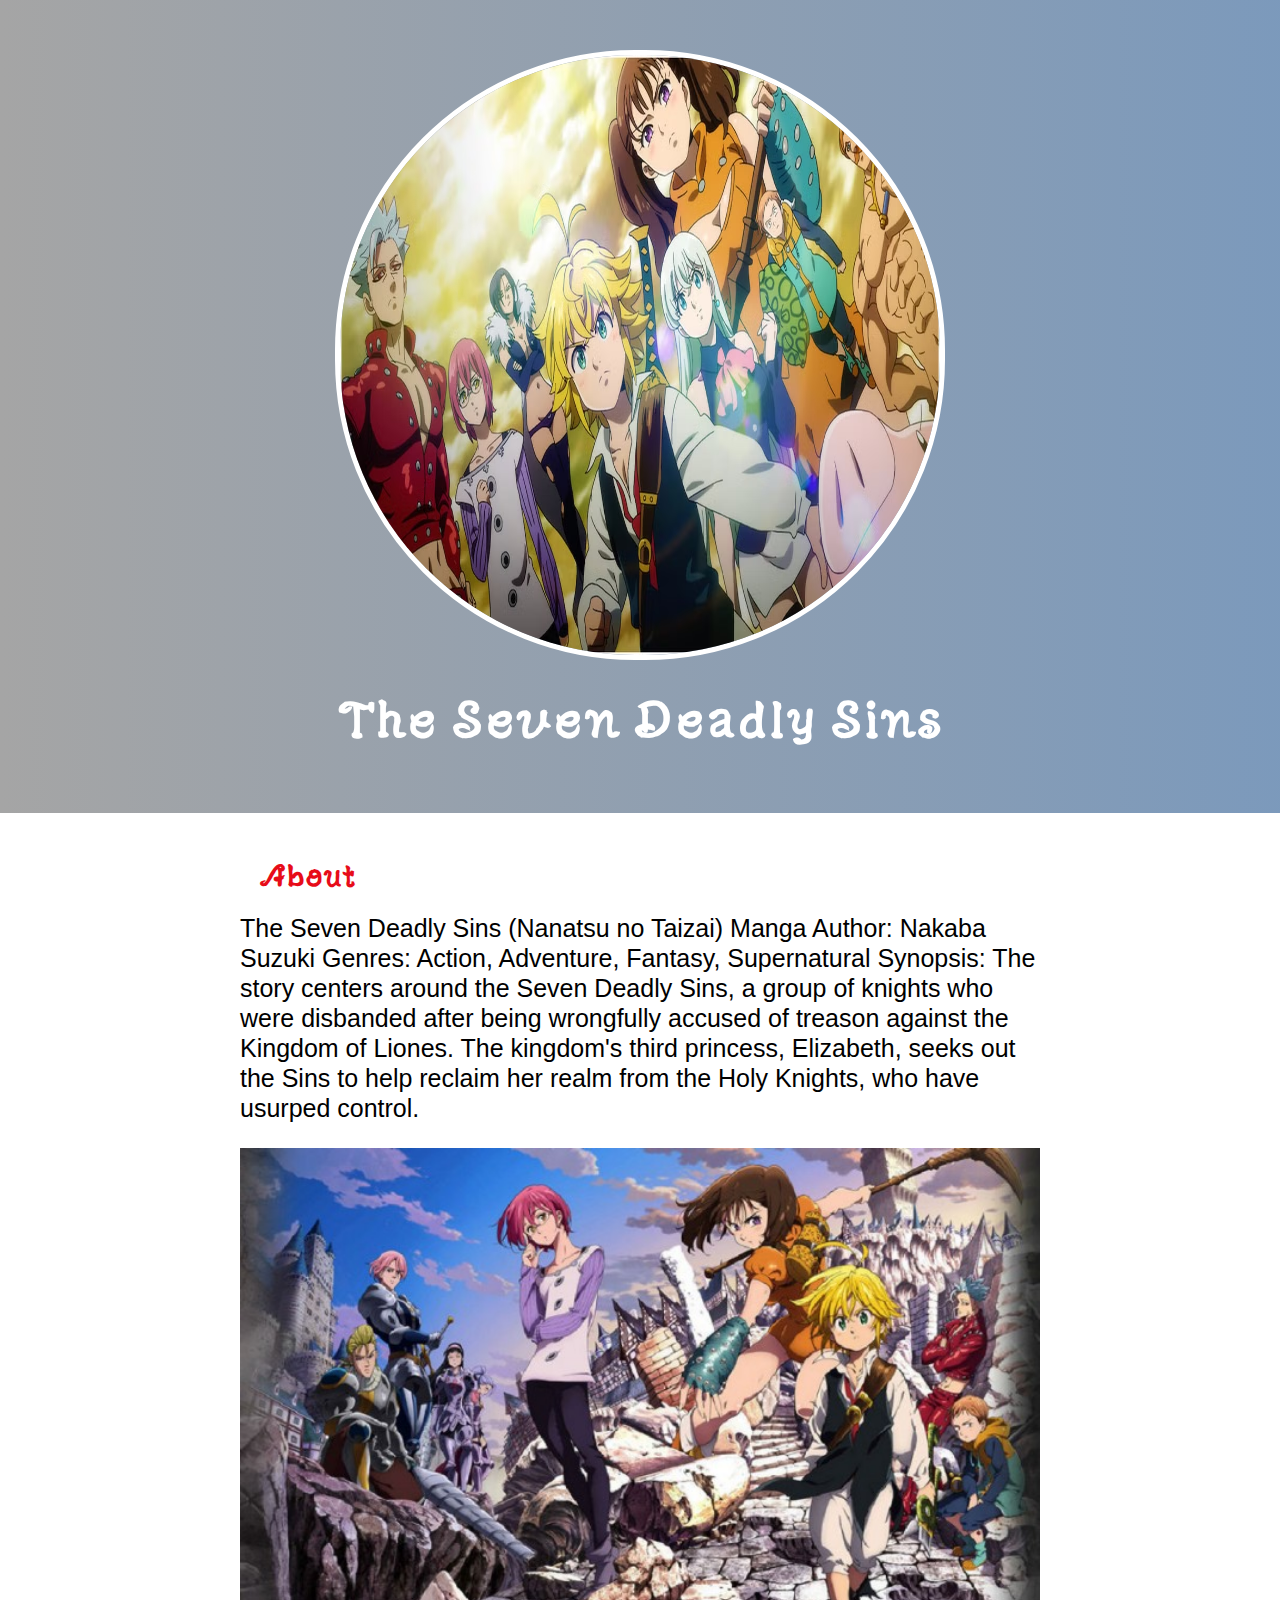
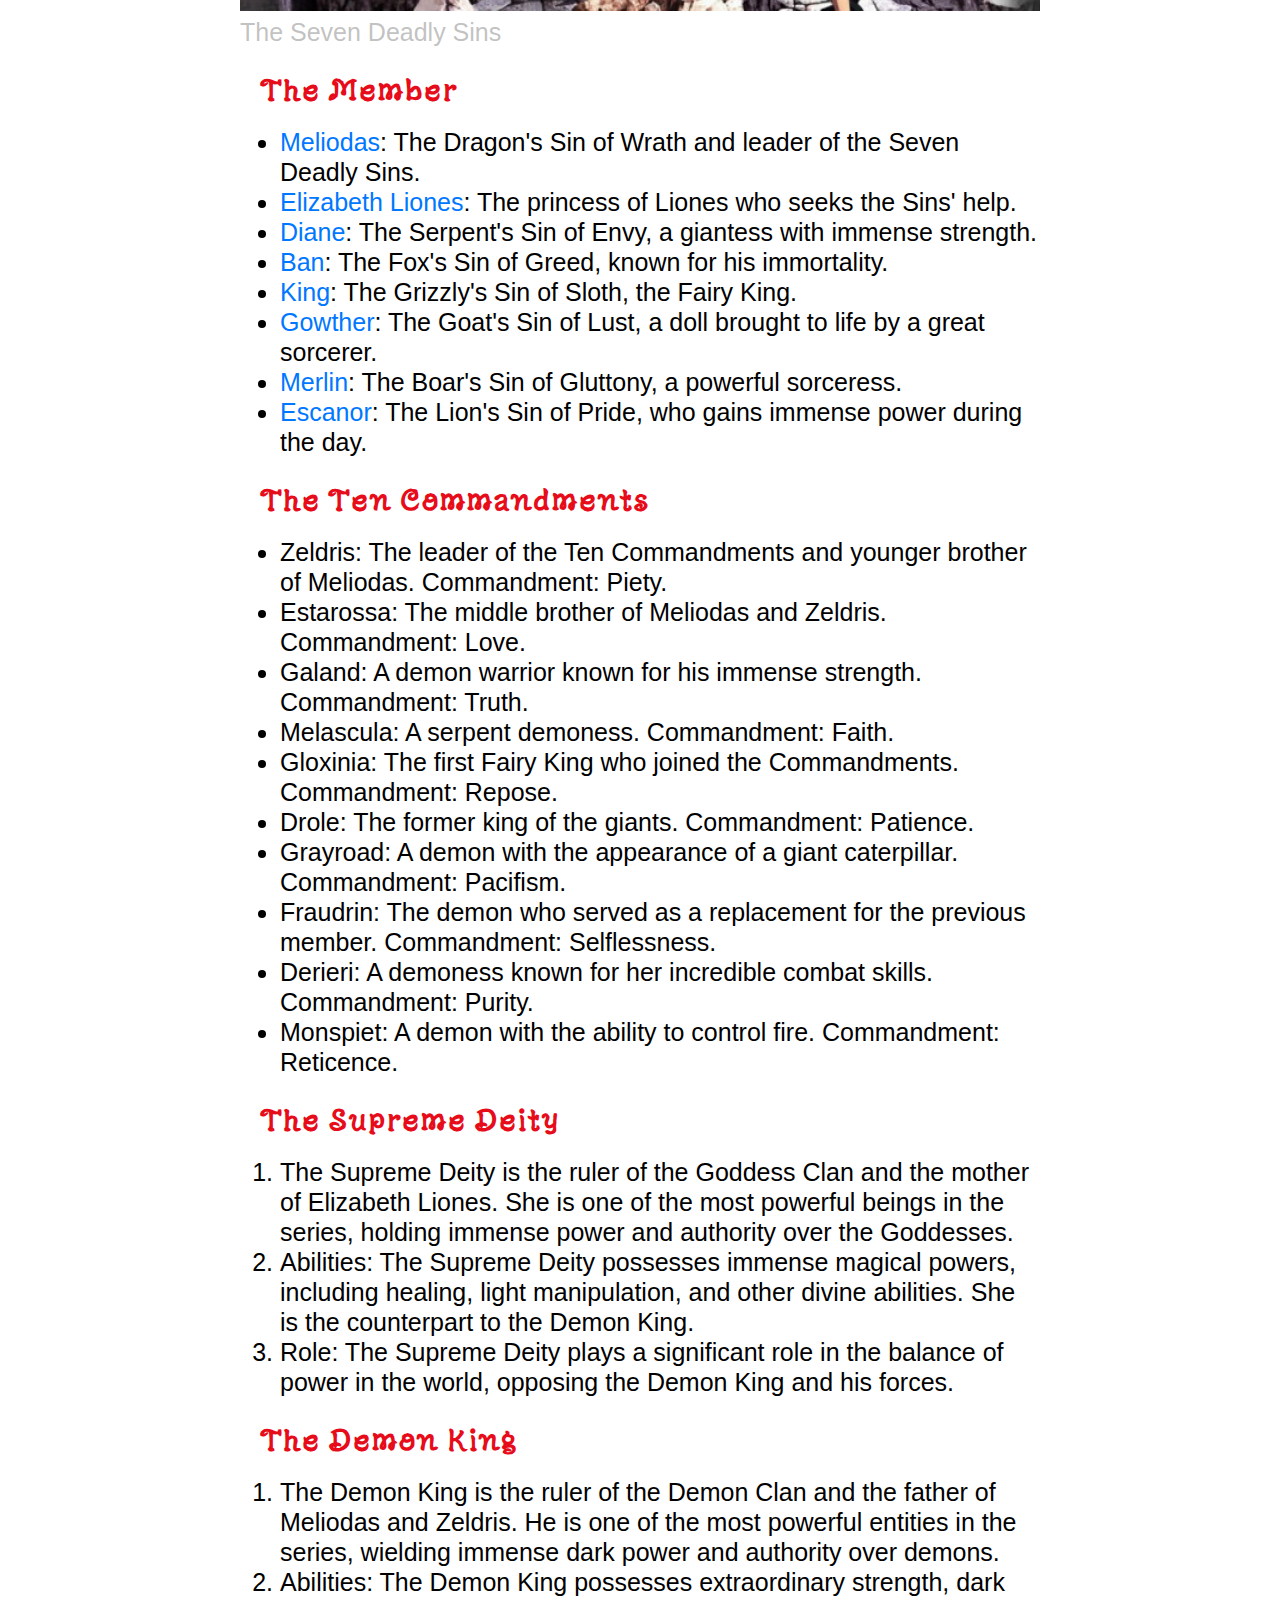
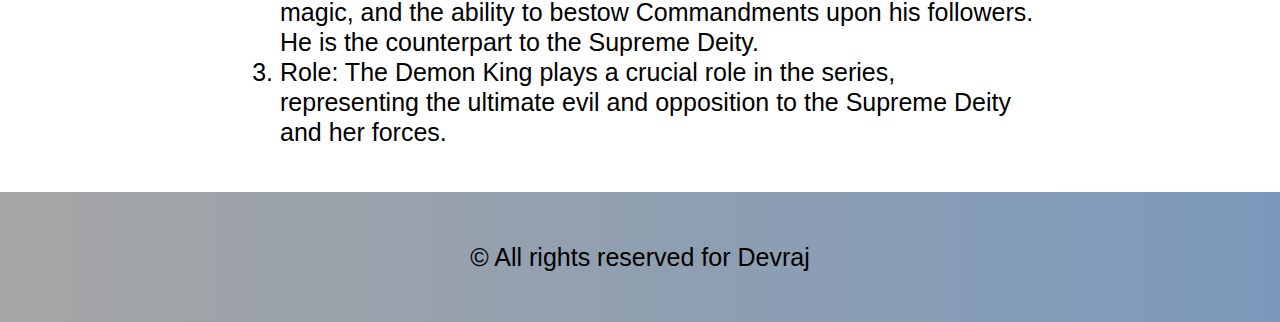
<file: index.html>
<!DOCTYPE html>
<html lang="en">
<head>
    <meta charset="UTF-8">
    <meta name="viewport" content="width=device-width, initial-scale=1.0">
    <title>The Seven Deadly Sins</title>
    <link rel="preconnect" href="https://fonts.googleapis.com">
    <link rel="preconnect" href="https://fonts.googleapis.com">
    <link rel="preconnect" href="https://fonts.gstatic.com" crossorigin>
    <link href="https://fonts.googleapis.com/css2?family=Caveat:wght@400..700&family=Yuji+Mai&display=swap" rel="stylesheet">
    <link rel="icon" href="./The Seven Deadly Sins/Meliodas/1.jpg">
    <link rel="stylesheet" href="./Style/hero.css">
</head>
<body>
    <div>
        <!--Header Element-->
        <header>
            <img src="./Characters/img/Cover Image/Featured-The-Seven-Deadly-Sins-Gang.avif" alt="The Seven Deadly Sins">
            <h1>The Seven Deadly Sins</h1>
        </header>
    </div>
    <div>
        <!--Content-->
        <main>
            <h2>About</h2>
            <p>The Seven Deadly Sins (Nanatsu no Taizai) Manga Author: Nakaba Suzuki Genres: Action, Adventure, Fantasy, 
                Supernatural Synopsis: The story centers around the Seven Deadly Sins, a group of knights who were 
                disbanded after being wrongfully accused of treason against the Kingdom of Liones. The kingdom's third 
                princess, Elizabeth, seeks out the Sins to help reclaim her realm from the Holy Knights, who have usurped 
                control.</p>
                <img src="./Characters/img/Cover Image/Cover.jpg" alt="The Seven Deadly Sins">
            <p class="caption">The Seven Deadly Sins</p>
            <h2>The Member</h2>
            <ul>
                <li><a href="./Characters/The Seven Deadly Sins/Meliodas.html" target="_blank">Meliodas</a>: The Dragon's Sin of Wrath and leader of the Seven Deadly Sins.</li>
                <li><a href="./Characters/The Seven Deadly Sins/Elizabeth.html" target="_blank">Elizabeth Liones</a>: The princess of Liones who seeks the Sins' help.</li>
                <li><a href="./Characters/The Seven Deadly Sins/Diane.html" target="_blank">Diane</a>: The Serpent's Sin of Envy, a giantess with immense strength.</li>
                <li><a href="./Characters/The Seven Deadly Sins/Ban.html" target="_blank">Ban</a>: The Fox's Sin of Greed, known for his immortality.</li>
                <li><a href="./Characters/The Seven Deadly Sins/King.html" target="_blank">King</a>: The Grizzly's Sin of Sloth, the Fairy King.</li>
                <li><a href="./Characters/The Seven Deadly Sins/Gowther.html" target="_blank">Gowther</a>: The Goat's Sin of Lust, a doll brought to life by a great sorcerer.</li>
                <li><a href="./Characters/The Seven Deadly Sins/Merlin.html" target="_blank">Merlin</a>: The Boar's Sin of Gluttony, a powerful sorceress.</li>
                <li><a href="./Characters/The Seven Deadly Sins/Escanor.html" target="_blank">Escanor</a>: The Lion's Sin of Pride, who gains immense power during the day.</li>
            </ul>

            <h2>The Ten Commandments</h2>
            <ul>
                <li>Zeldris: The leader of the Ten Commandments and younger brother of Meliodas. Commandment: Piety.</li>
                <li>Estarossa: The middle brother of Meliodas and Zeldris. Commandment: Love.</li>
                <li>Galand: A demon warrior known for his immense strength. Commandment: Truth.</li>
                <li>Melascula: A serpent demoness. Commandment: Faith.</li>
                <li>Gloxinia: The first Fairy King who joined the Commandments. Commandment: Repose.</li>
                <li>Drole: The former king of the giants. Commandment: Patience.</li>
                <li>Grayroad: A demon with the appearance of a giant caterpillar. Commandment: Pacifism.</li>
                <li>Fraudrin: The demon who served as a replacement for the previous member. Commandment: Selflessness.</li>
                <li>Derieri: A demoness known for her incredible combat skills. Commandment: Purity.</li>
                <li>Monspiet: A demon with the ability to control fire. Commandment: Reticence.</li>
            </ul>

            <h2>The Supreme Deity</h2>
            <ol>
                <li>The Supreme Deity is the ruler of the Goddess Clan and the mother of Elizabeth Liones. She is one of the most powerful beings in the series, holding immense power and authority over the Goddesses.</li>
                <li>Abilities: The Supreme Deity possesses immense magical powers, including healing, light manipulation, and other divine abilities. She is the counterpart to the Demon King.</li>
                <li>Role: The Supreme Deity plays a significant role in the balance of power in the world, opposing the Demon King and his forces.</li>
            </ol>

            <h2>The Demon King</h2>
            <ol>
                <li>The Demon King is the ruler of the Demon Clan and the father of Meliodas and Zeldris. He is one of the most powerful entities in the series, wielding immense dark power and authority over demons.</li>
                <li>Abilities: The Demon King possesses extraordinary strength, dark magic, and the ability to bestow Commandments upon his followers. He is the counterpart to the Supreme Deity.</li>
                <li>Role: The Demon King plays a crucial role in the series, representing the ultimate evil and opposition to the Supreme Deity and her forces.</li>
            </ol>
        </main>
        <footer>
            <p>&copy; All rights reserved for Devraj</p>
        </footer>
    </div>
</body>
</html>
</file>
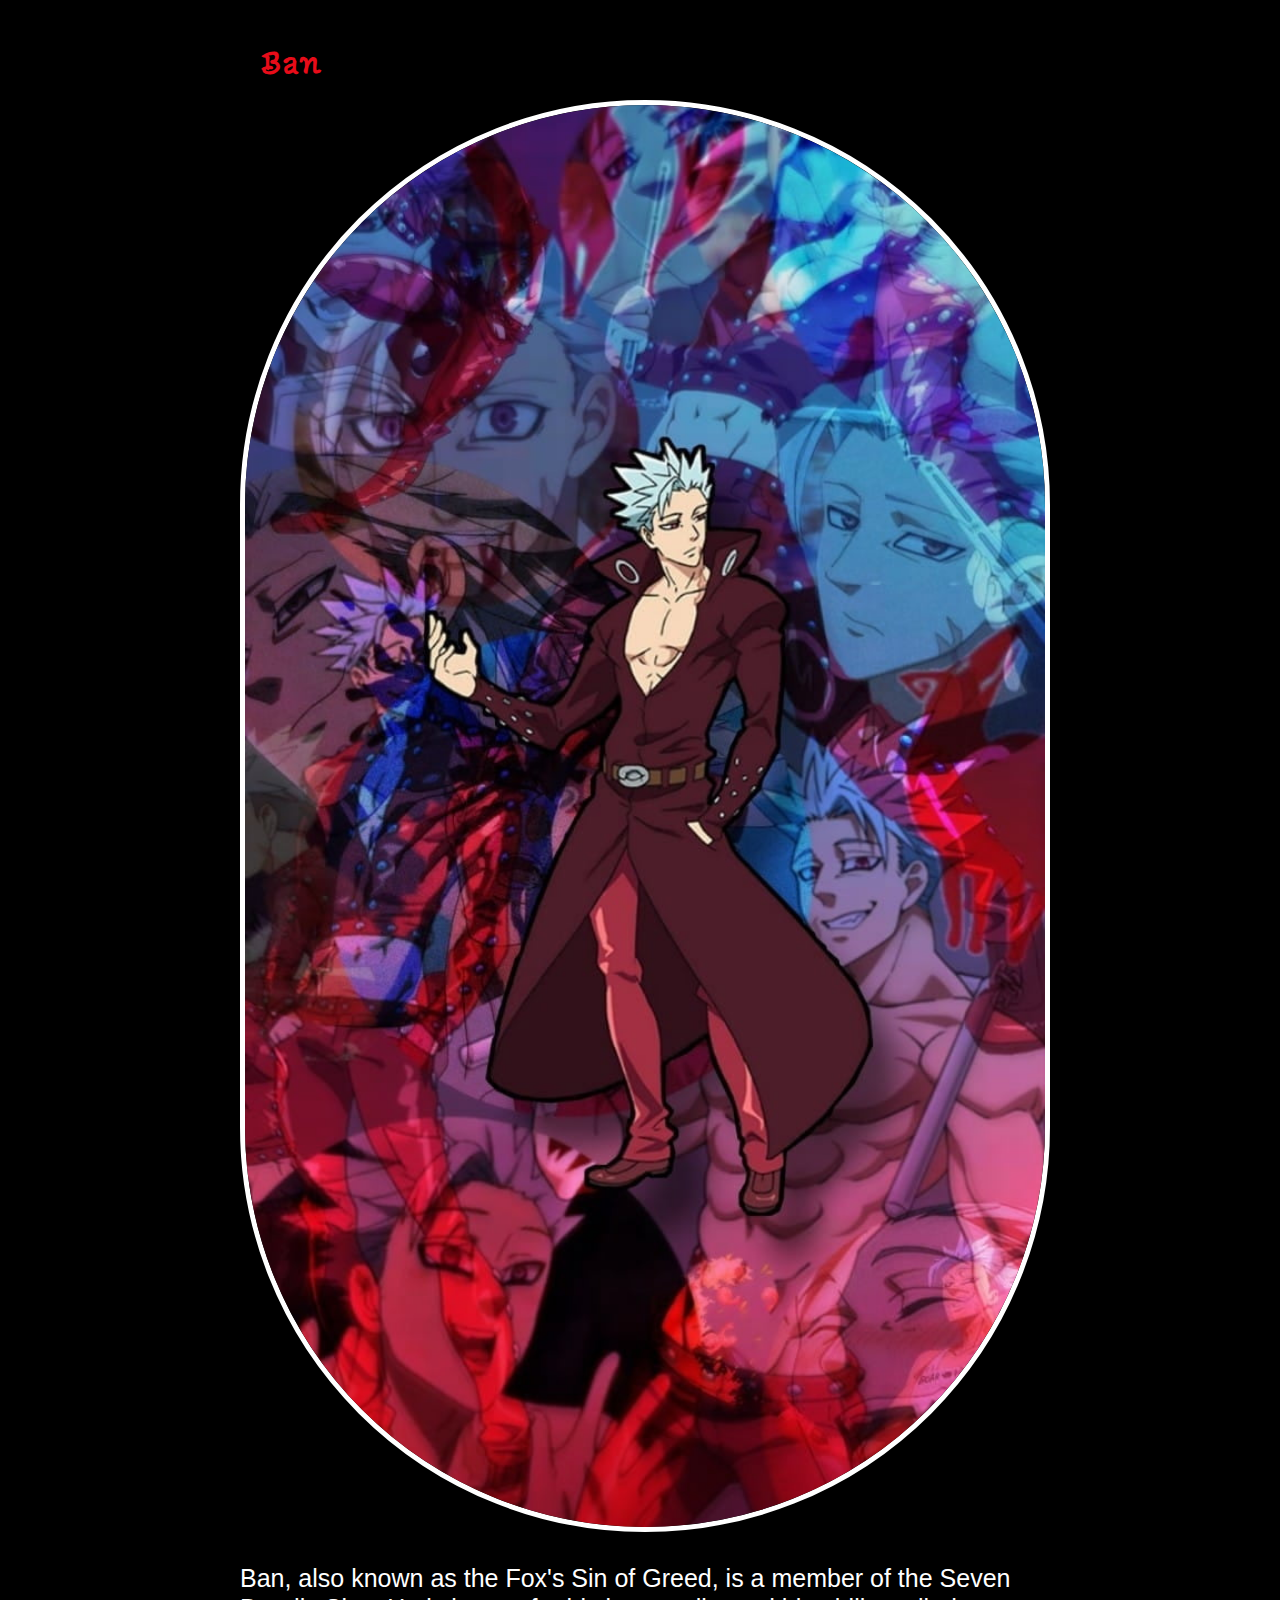
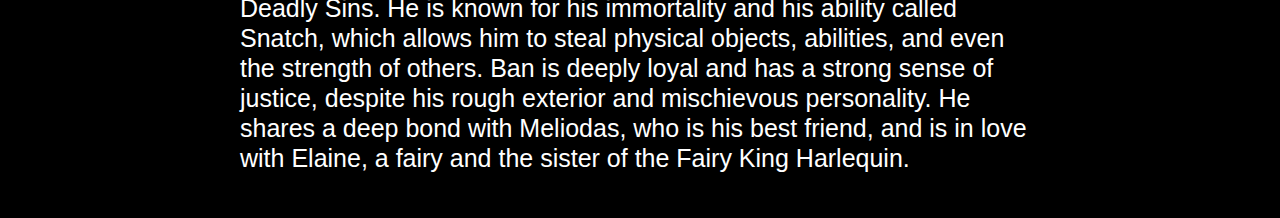
<file: Characters/The Seven Deadly Sins/Ban.html>
<!DOCTYPE html>
<html lang="en">
<head>
    <meta charset="UTF-8">
    <meta name="viewport" content="width=device-width, initial-scale=1.0">
    <title></title>
    <link rel="preconnect" href="https://fonts.googleapis.com">
    <link rel="preconnect" href="https://fonts.googleapis.com">
    <link rel="preconnect" href="https://fonts.gstatic.com" crossorigin>
    <link href="https://fonts.googleapis.com/css2?family=Caveat:wght@400..700&family=Yuji+Mai&display=swap" rel="stylesheet">
    <link rel="icon" href="C:\Users\devra\Documents\GitHub\Cartoon-Website\img\Meliodas\1.jpg">
    <link rel="stylesheet" href="../../Style/hero.css">
</head>
<body style="background-color: black;">
    <div>
        <main>
            <h2>Ban</h2>
            <img class="Ban" src="../img/Ban/4.jpg" alt="Ban">
            <p style="color: white;">Ban, also known as the Fox's Sin of Greed, is a member of the Seven Deadly Sins. 
                He is known for his immortality and his ability called Snatch, which allows him to steal physical objects, 
                abilities, and even the strength of others. Ban is deeply loyal and has a strong sense of justice, despite 
                his rough exterior and mischievous personality. He shares a deep bond with Meliodas, who is his best friend, 
                and is in love with Elaine, a fairy and the sister of the Fairy King Harlequin.</p>
        </main>
    </div>
    
</body>
</html>
</file>
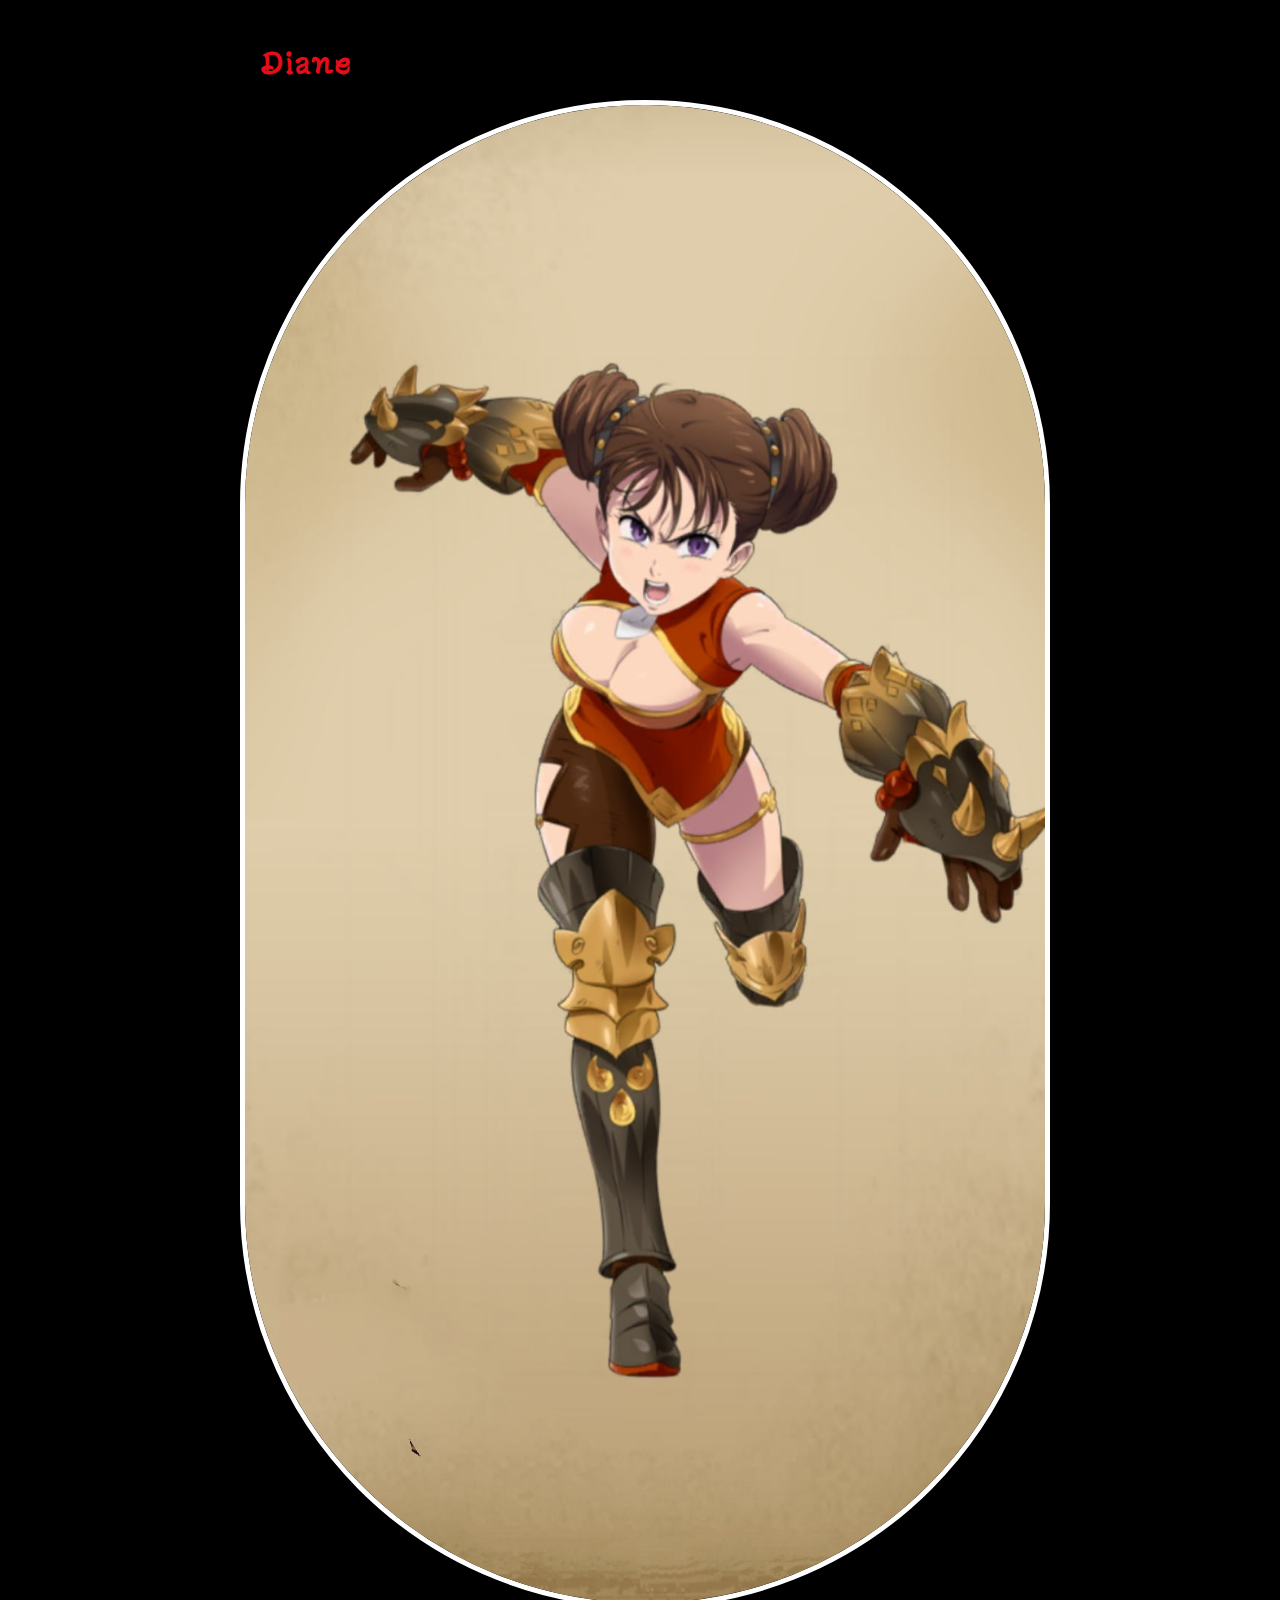
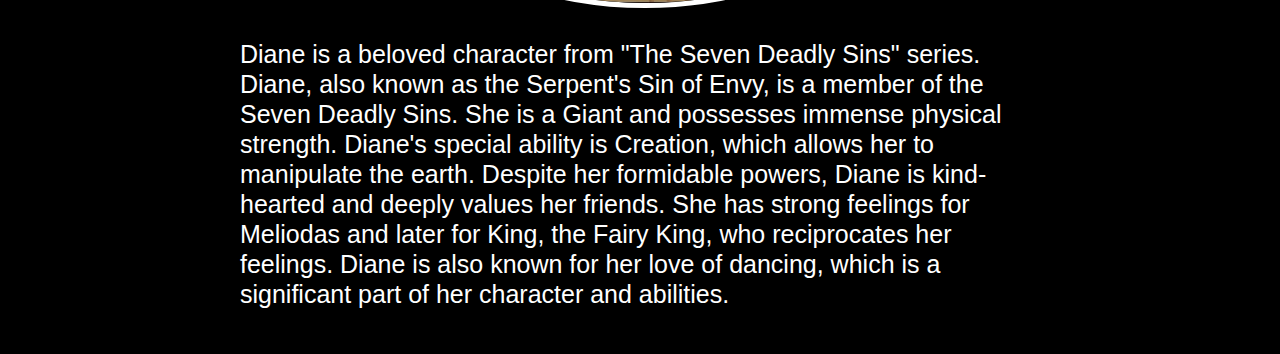
<file: Characters/The Seven Deadly Sins/Diane.html>
<!DOCTYPE html>
<html lang="en">
<head>
    <meta charset="UTF-8">
    <meta name="viewport" content="width=device-width, initial-scale=1.0">
    <title></title>
    <link rel="preconnect" href="https://fonts.googleapis.com">
    <link rel="preconnect" href="https://fonts.googleapis.com">
    <link rel="preconnect" href="https://fonts.gstatic.com" crossorigin>
    <link href="https://fonts.googleapis.com/css2?family=Caveat:wght@400..700&family=Yuji+Mai&display=swap" rel="stylesheet">
    <link rel="icon" href="C:\Users\devra\Documents\GitHub\Cartoon-Website\img\Meliodas\1.jpg">
    <link rel="stylesheet" href="../../Style/hero.css">
</head>
<body style="background-color: black;">
    <div>
        <main>
            <h2>Diane</h2>
            <img class="Diane" src="../img/Diane/6.jpg" alt="Diane">
            <p style="color: white;">Diane is a beloved character from "The Seven Deadly Sins" series. Diane, also 
                known as the Serpent's Sin of Envy, is a member of the Seven Deadly Sins. She is a Giant and possesses 
                immense physical strength. Diane's special ability is Creation, which allows her to manipulate the earth. 
                Despite her formidable powers, Diane is kind-hearted and deeply values her friends. She has strong feelings 
                for Meliodas and later for King, the Fairy King, who reciprocates her feelings. Diane is also known for her love of dancing, which is a significant part of her character and abilities.</p>
        </main>
    </div>
    
</body>
</html>
</file>
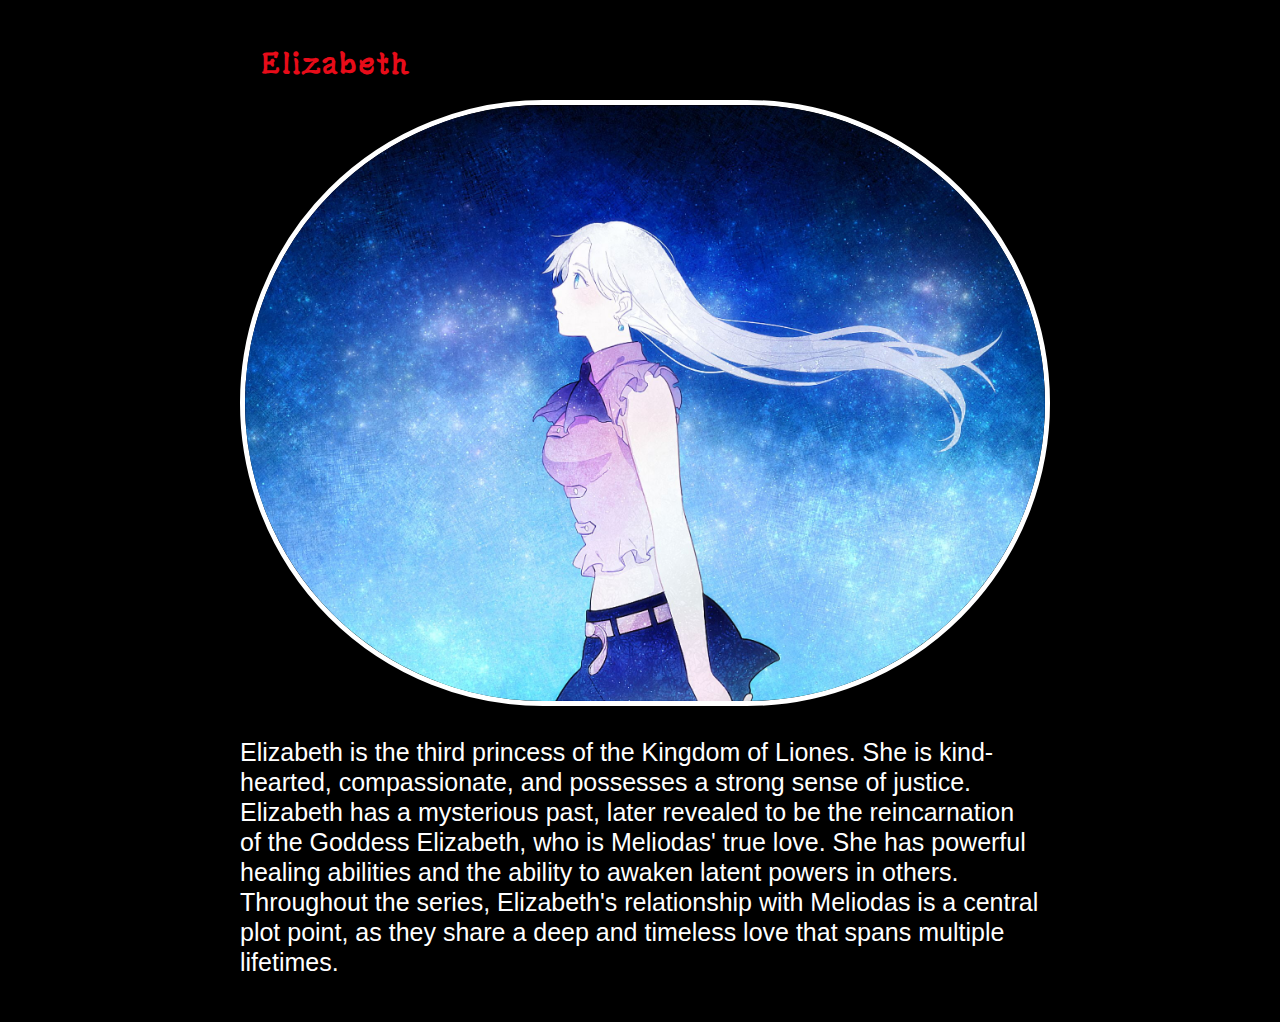
<file: Characters/The Seven Deadly Sins/Elizabeth.html>
<!DOCTYPE html>
<html lang="en">
<head>
    <meta charset="UTF-8">
    <meta name="viewport" content="width=device-width, initial-scale=1.0">
    <title></title>
    <link rel="preconnect" href="https://fonts.googleapis.com">
    <link rel="preconnect" href="https://fonts.googleapis.com">
    <link rel="preconnect" href="https://fonts.gstatic.com" crossorigin>
    <link href="https://fonts.googleapis.com/css2?family=Caveat:wght@400..700&family=Yuji+Mai&display=swap" rel="stylesheet">
    <link rel="icon" href="C:\Users\devra\Documents\GitHub\Cartoon-Website\img\Meliodas\1.jpg">
    <link rel="stylesheet" href="../../Style/hero.css">
</head>
<body style="background-color: black;">
    <div>
        <main>
            <h2>Elizabeth</h2>
            <img class="Elizabeth" src="../img/Elizabeth/2.jpg" alt="Elizabeth">
            <p style="color: white;">Elizabeth is the third princess of the Kingdom of Liones. She is kind-hearted, 
                compassionate, and possesses a strong sense of justice. Elizabeth has a mysterious past, later revealed 
                to be the reincarnation of the Goddess Elizabeth, who is Meliodas' true love. She has powerful healing 
                abilities and the ability to awaken latent powers in others. Throughout the series, Elizabeth's 
                relationship with Meliodas is a central plot point, as they share a deep and timeless love that spans 
                multiple lifetimes.</p>
        </main>
    </div>
    
</body>
</html>
</file>
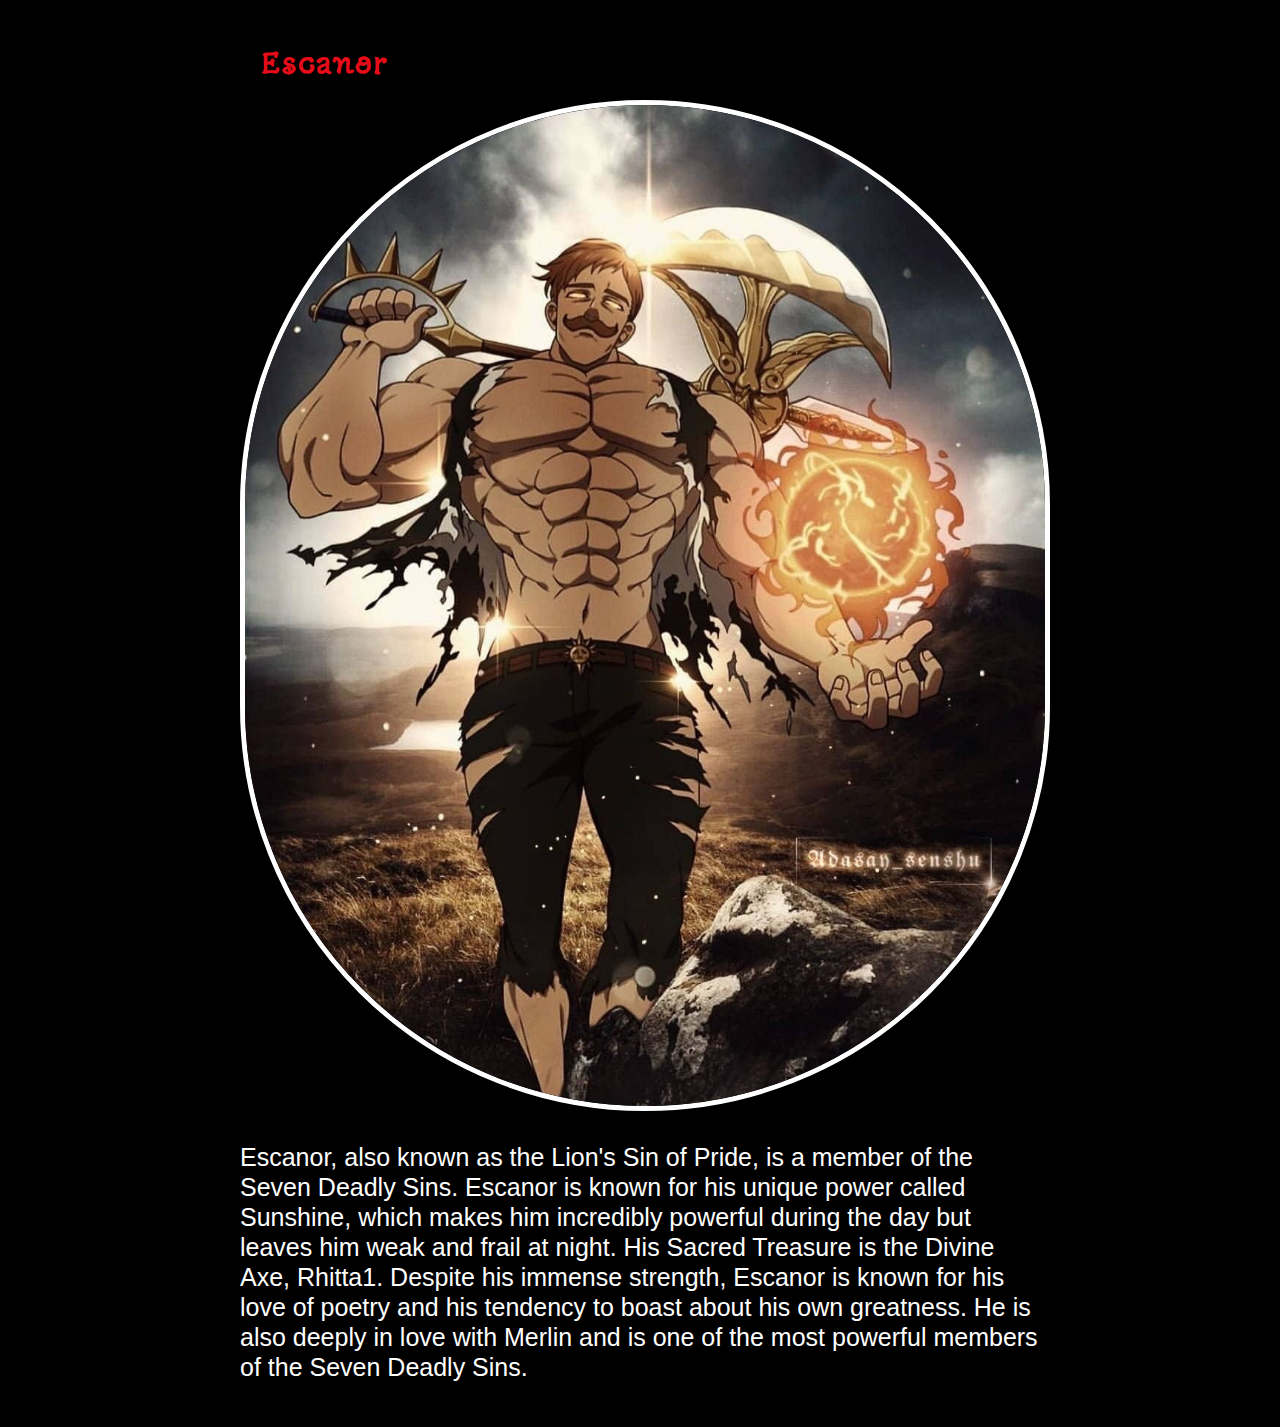
<file: Characters/The Seven Deadly Sins/Escanor.html>
<!DOCTYPE html>
<html lang="en">
<head>
    <meta charset="UTF-8">
    <meta name="viewport" content="width=device-width, initial-scale=1.0">
    <title></title>
    <link rel="preconnect" href="https://fonts.googleapis.com">
    <link rel="preconnect" href="https://fonts.googleapis.com">
    <link rel="preconnect" href="https://fonts.gstatic.com" crossorigin>
    <link href="https://fonts.googleapis.com/css2?family=Caveat:wght@400..700&family=Yuji+Mai&display=swap" rel="stylesheet">
    <link rel="icon" href="C:\Users\devra\Documents\GitHub\Cartoon-Website\img\Meliodas\1.jpg">
    <link rel="stylesheet" href="../../Style/hero.css">
</head>
<body style="background-color: black;">
    <div>
        <main>
            <h2>Escanor</h2>
            <img class="Escanor" src="../img/Escanor/1.jpg" alt="Escanor">
            <p style="color: white;">Escanor, also known as the Lion's Sin of Pride, is a member of the Seven Deadly 
                Sins. Escanor is known for his unique power called Sunshine, which makes him incredibly powerful during 
                the day but leaves him weak and frail at night. His Sacred Treasure is the Divine Axe, Rhitta1. Despite 
                his immense strength, Escanor is known for his love of poetry and his tendency to boast about his own 
                greatness. He is also deeply in love with Merlin and is one of the most powerful members of the Seven 
                Deadly Sins.</p>
        </main>
    </div>
    
</body>
</html>
</file>
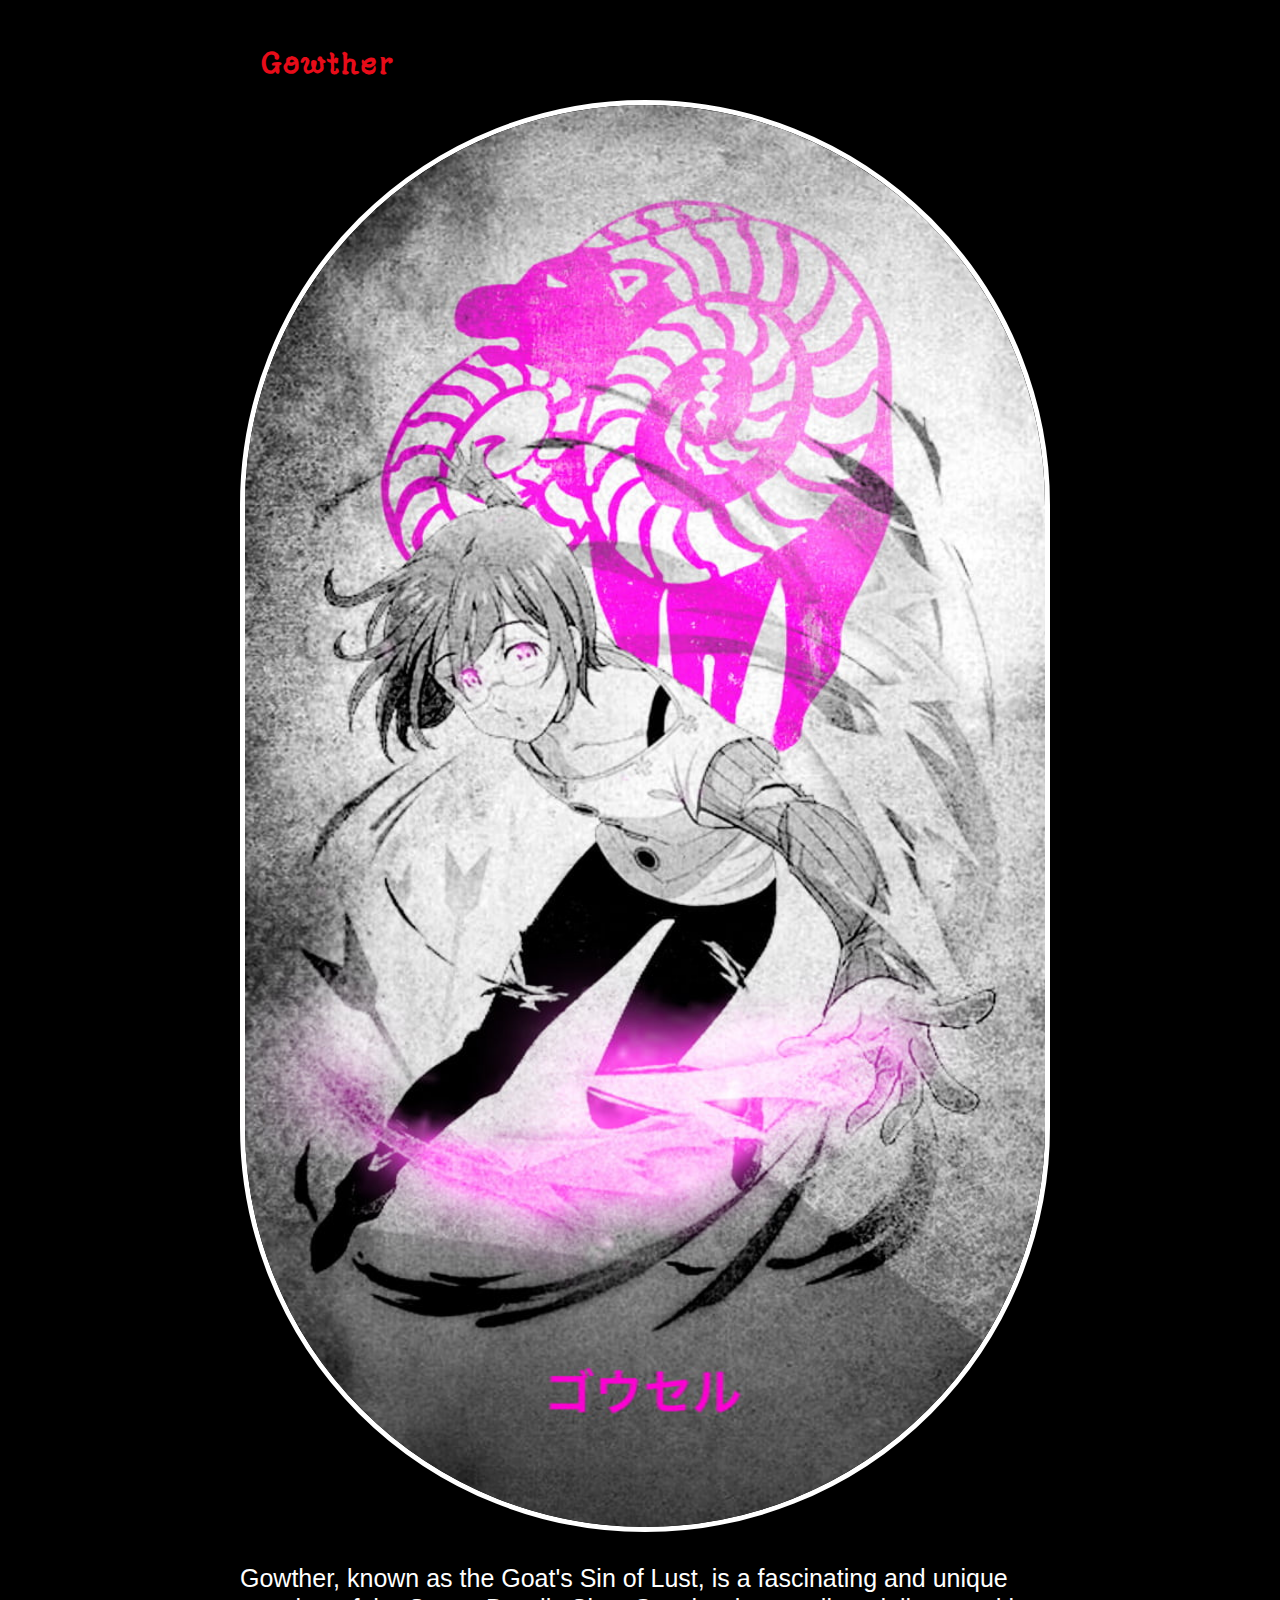
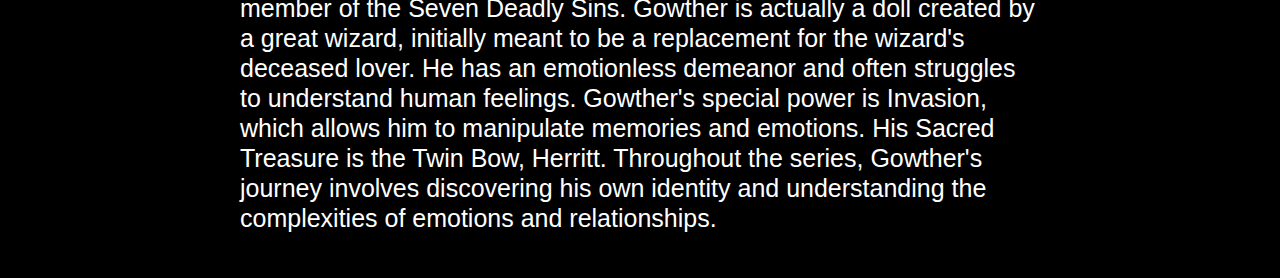
<file: Characters/The Seven Deadly Sins/Gowther.html>
<!DOCTYPE html>
<html lang="en">
<head>
    <meta charset="UTF-8">
    <meta name="viewport" content="width=device-width, initial-scale=1.0">
    <title></title>
    <link rel="preconnect" href="https://fonts.googleapis.com">
    <link rel="preconnect" href="https://fonts.googleapis.com">
    <link rel="preconnect" href="https://fonts.gstatic.com" crossorigin>
    <link href="https://fonts.googleapis.com/css2?family=Caveat:wght@400..700&family=Yuji+Mai&display=swap" rel="stylesheet">
    <link rel="icon" href="C:\Users\devra\Documents\GitHub\Cartoon-Website\img\Meliodas\1.jpg">
    <link rel="stylesheet" href="../../Style/hero.css">
</head>
<body style="background-color: black;">
    <div>
        <main>
            <h2>Gowther</h2>
            <img class="Gowther" src="../img/Gowther/6.jpg" alt="Gowther">
            <p style="color: white;">Gowther, known as the Goat's Sin of Lust, is a fascinating and unique member of 
                the Seven Deadly Sins. Gowther is actually a doll created by a great wizard, initially meant to be a 
                replacement for the wizard's deceased lover. He has an emotionless demeanor and often struggles to 
                understand human feelings. Gowther's special power is Invasion, which allows him to manipulate memories
                 and emotions. His Sacred Treasure is the Twin Bow, Herritt. Throughout the series, Gowther's journey 
                 involves discovering his own identity and understanding the complexities of emotions and relationships.</p>
        </main>
    </div>
    
</body>
</html>
</file>
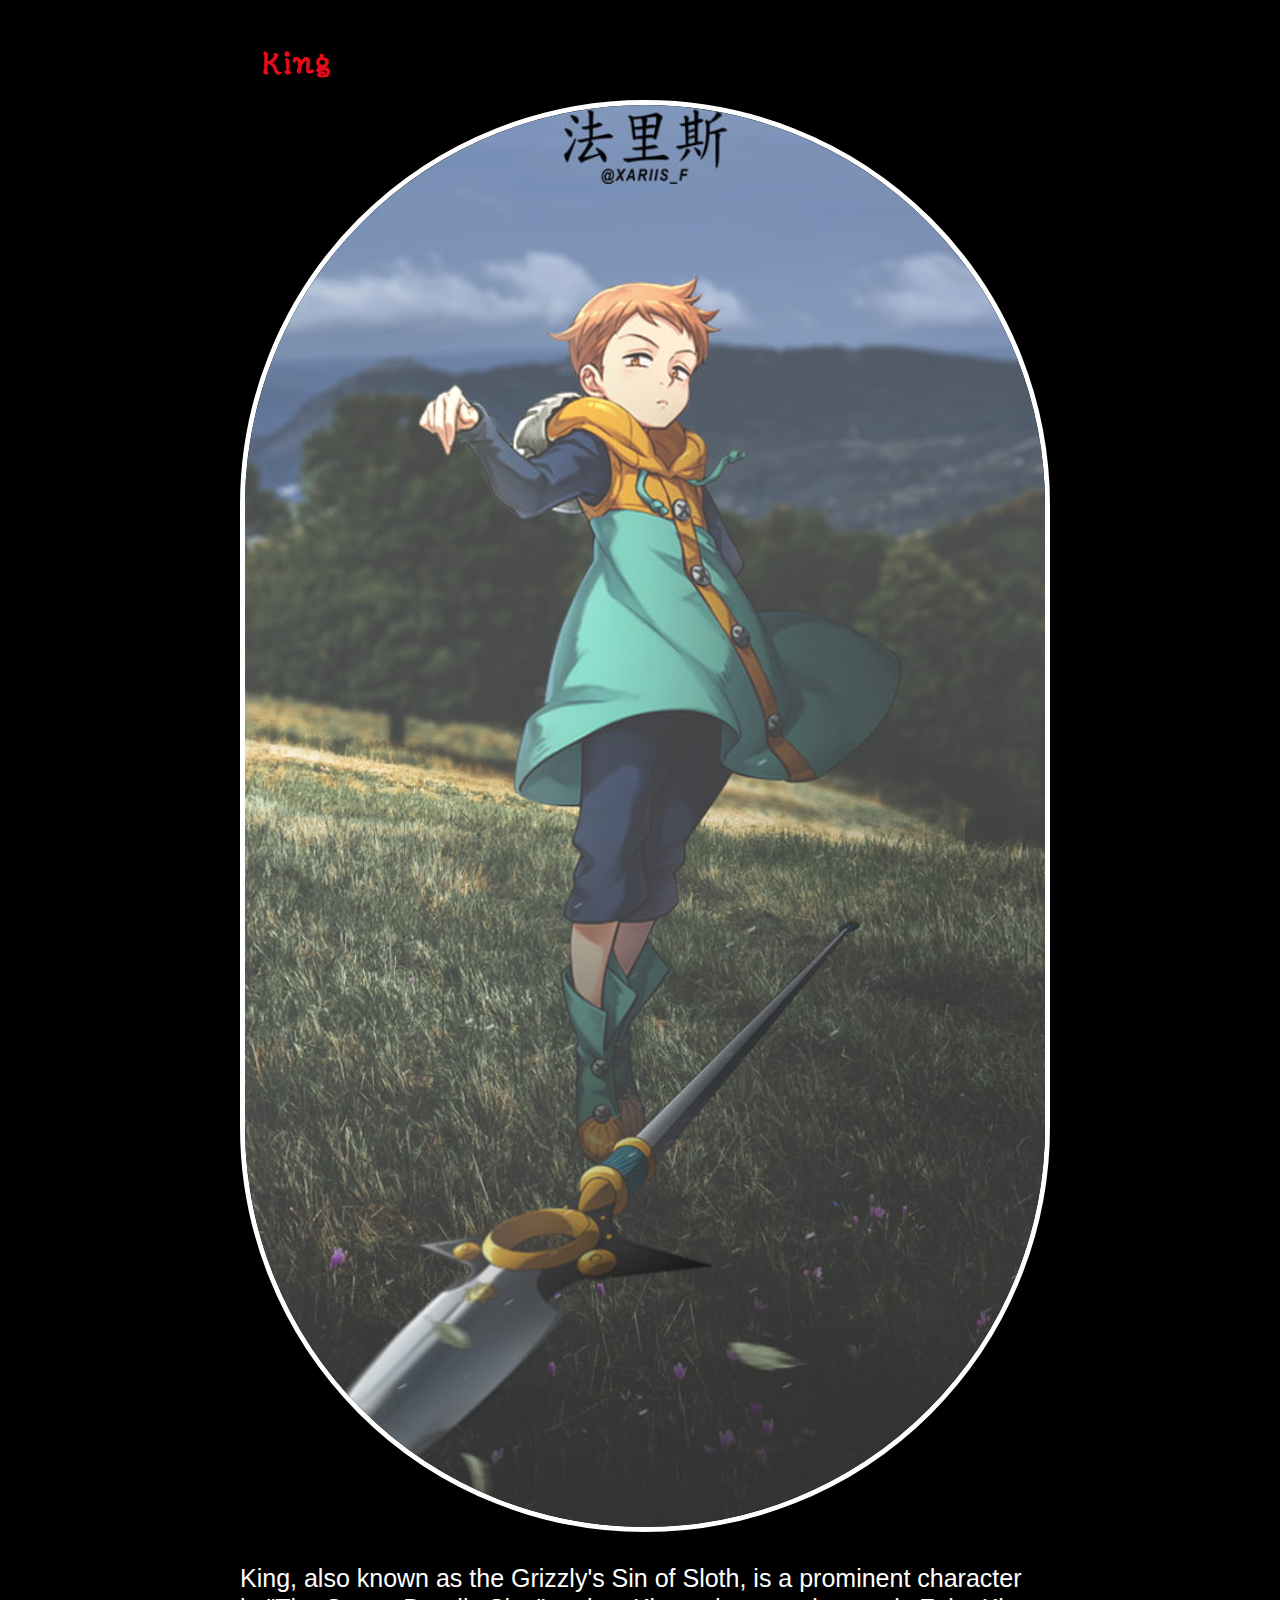
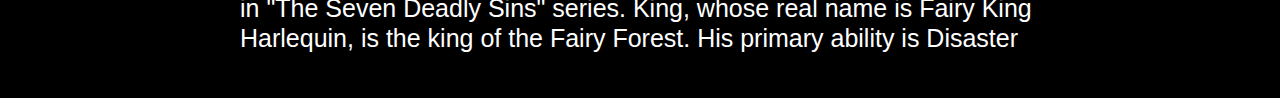
<file: Characters/The Seven Deadly Sins/King.html>
<!DOCTYPE html>
<html lang="en">
<head>
    <meta charset="UTF-8">
    <meta name="viewport" content="width=device-width, initial-scale=1.0">
    <title></title>
    <link rel="preconnect" href="https://fonts.googleapis.com">
    <link rel="preconnect" href="https://fonts.googleapis.com">
    <link rel="preconnect" href="https://fonts.gstatic.com" crossorigin>
    <link href="https://fonts.googleapis.com/css2?family=Caveat:wght@400..700&family=Yuji+Mai&display=swap" rel="stylesheet">
    <link rel="icon" href="C:\Users\devra\Documents\GitHub\Cartoon-Website\img\Meliodas\1.jpg">
    <link rel="stylesheet" href="../../Style/hero.css">
</head>
<body style="background-color: black;">
    <div>
        <main>
            <h2>King</h2>
            <img class="King" src="../img/King/1.jpg" alt="King">
            <p style="color: white;">King, also known as the Grizzly's Sin of Sloth, is a prominent character in 
                "The Seven Deadly Sins" series. King, whose real name is Fairy King Harlequin, is the king of the Fairy 
                Forest. His primary ability is Disaster</p>
        </main>
    </div>
    
</body>
</html>
</file>
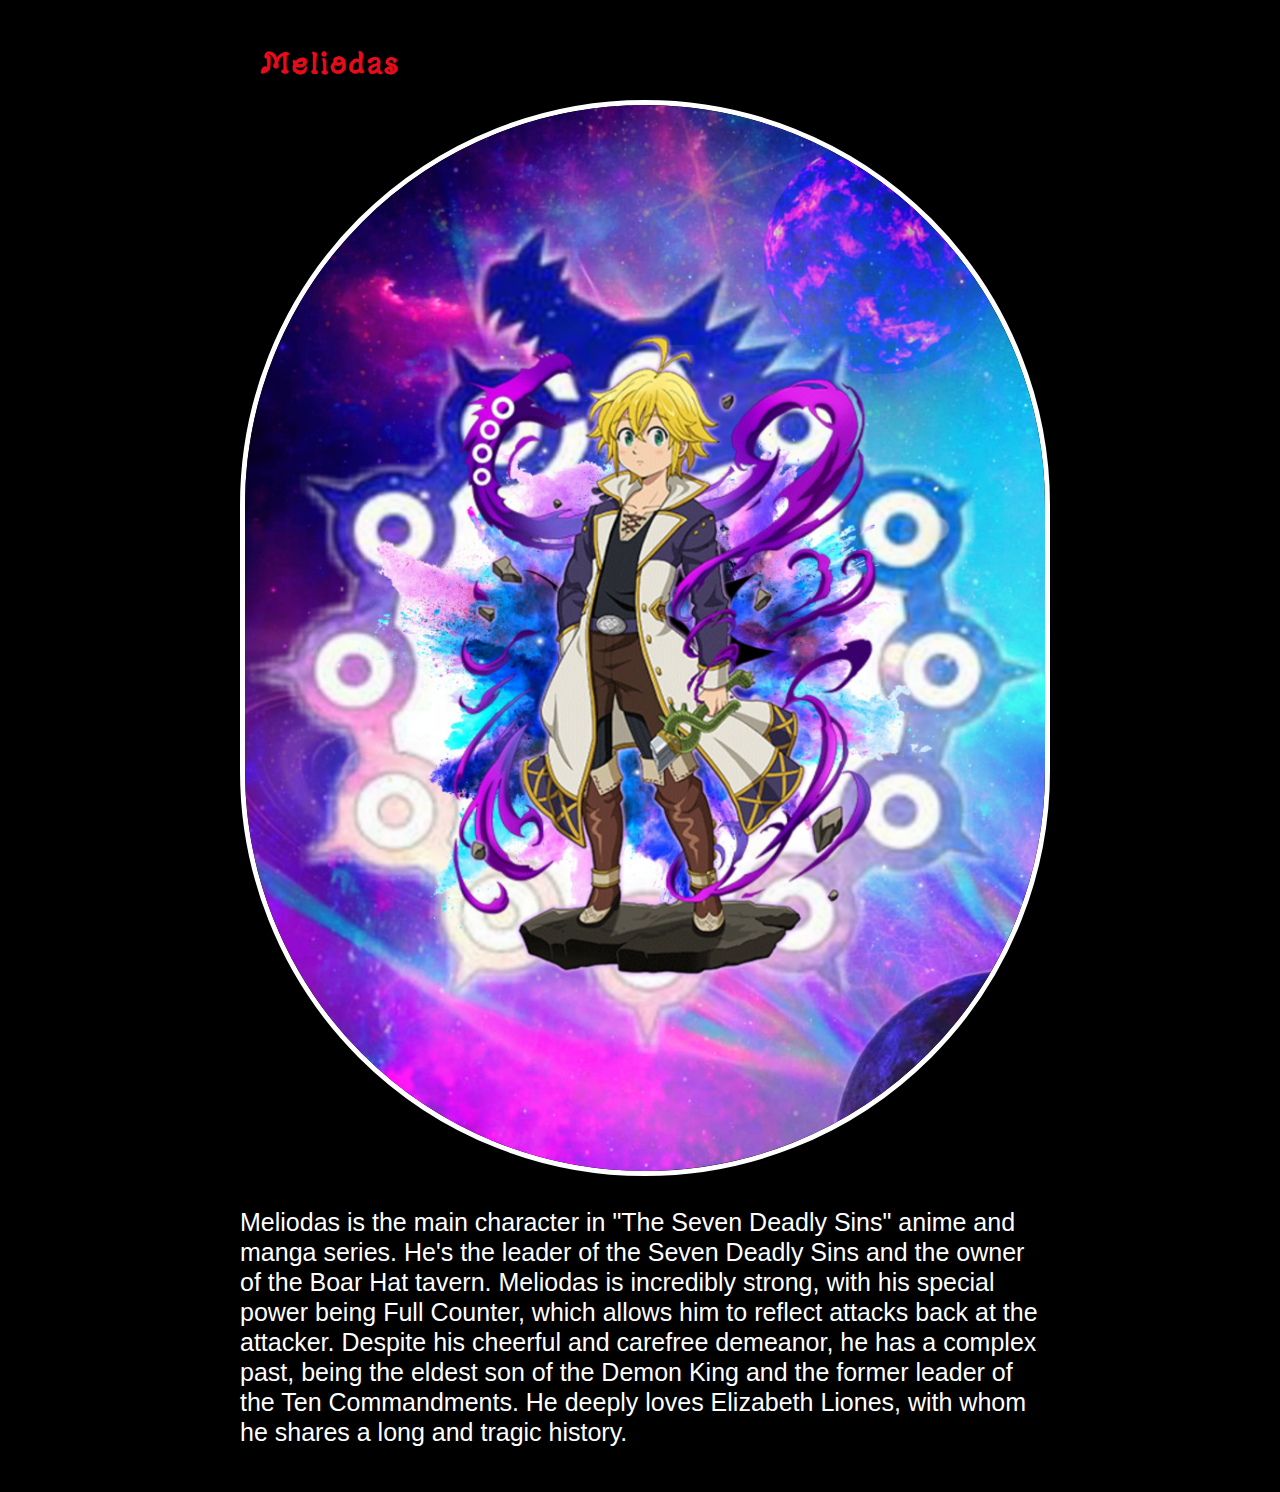
<file: Characters/The Seven Deadly Sins/Meliodas.html>
<!DOCTYPE html>
<html lang="en">
<head>
    <meta charset="UTF-8">
    <meta name="viewport" content="width=device-width, initial-scale=1.0">
    <title></title>
    <link rel="preconnect" href="https://fonts.googleapis.com">
    <link rel="preconnect" href="https://fonts.googleapis.com">
    <link rel="preconnect" href="https://fonts.gstatic.com" crossorigin>
    <link href="https://fonts.googleapis.com/css2?family=Caveat:wght@400..700&family=Yuji+Mai&display=swap" rel="stylesheet">
    <link rel="icon" href="C:\Users\devra\Documents\GitHub\Cartoon-Website\img\Meliodas\1.jpg">
    <link rel="stylesheet" href="../../Style/hero.css">
</head>
<body style="background-color: black;">
    <div>
        <main>
            <h2>Meliodas</h2>
            <img class="Meliodas" src="../img/Meliodas/1.jpg" alt="Meliodas">
            <p style="color: white;">Meliodas is the main character in "The Seven Deadly Sins" anime and manga series. He's the leader of the 
                Seven Deadly Sins and the owner of the Boar Hat tavern. Meliodas is incredibly strong, with his special 
                power being Full Counter, which allows him to reflect attacks back at the attacker. Despite his cheerful 
                and carefree demeanor, he has a complex past, being the eldest son of the Demon King and the former leader 
                of the Ten Commandments. He deeply loves Elizabeth Liones, with whom he shares a long and tragic history.</p>
        </main>
    </div>
    
</body>
</html>
</file>
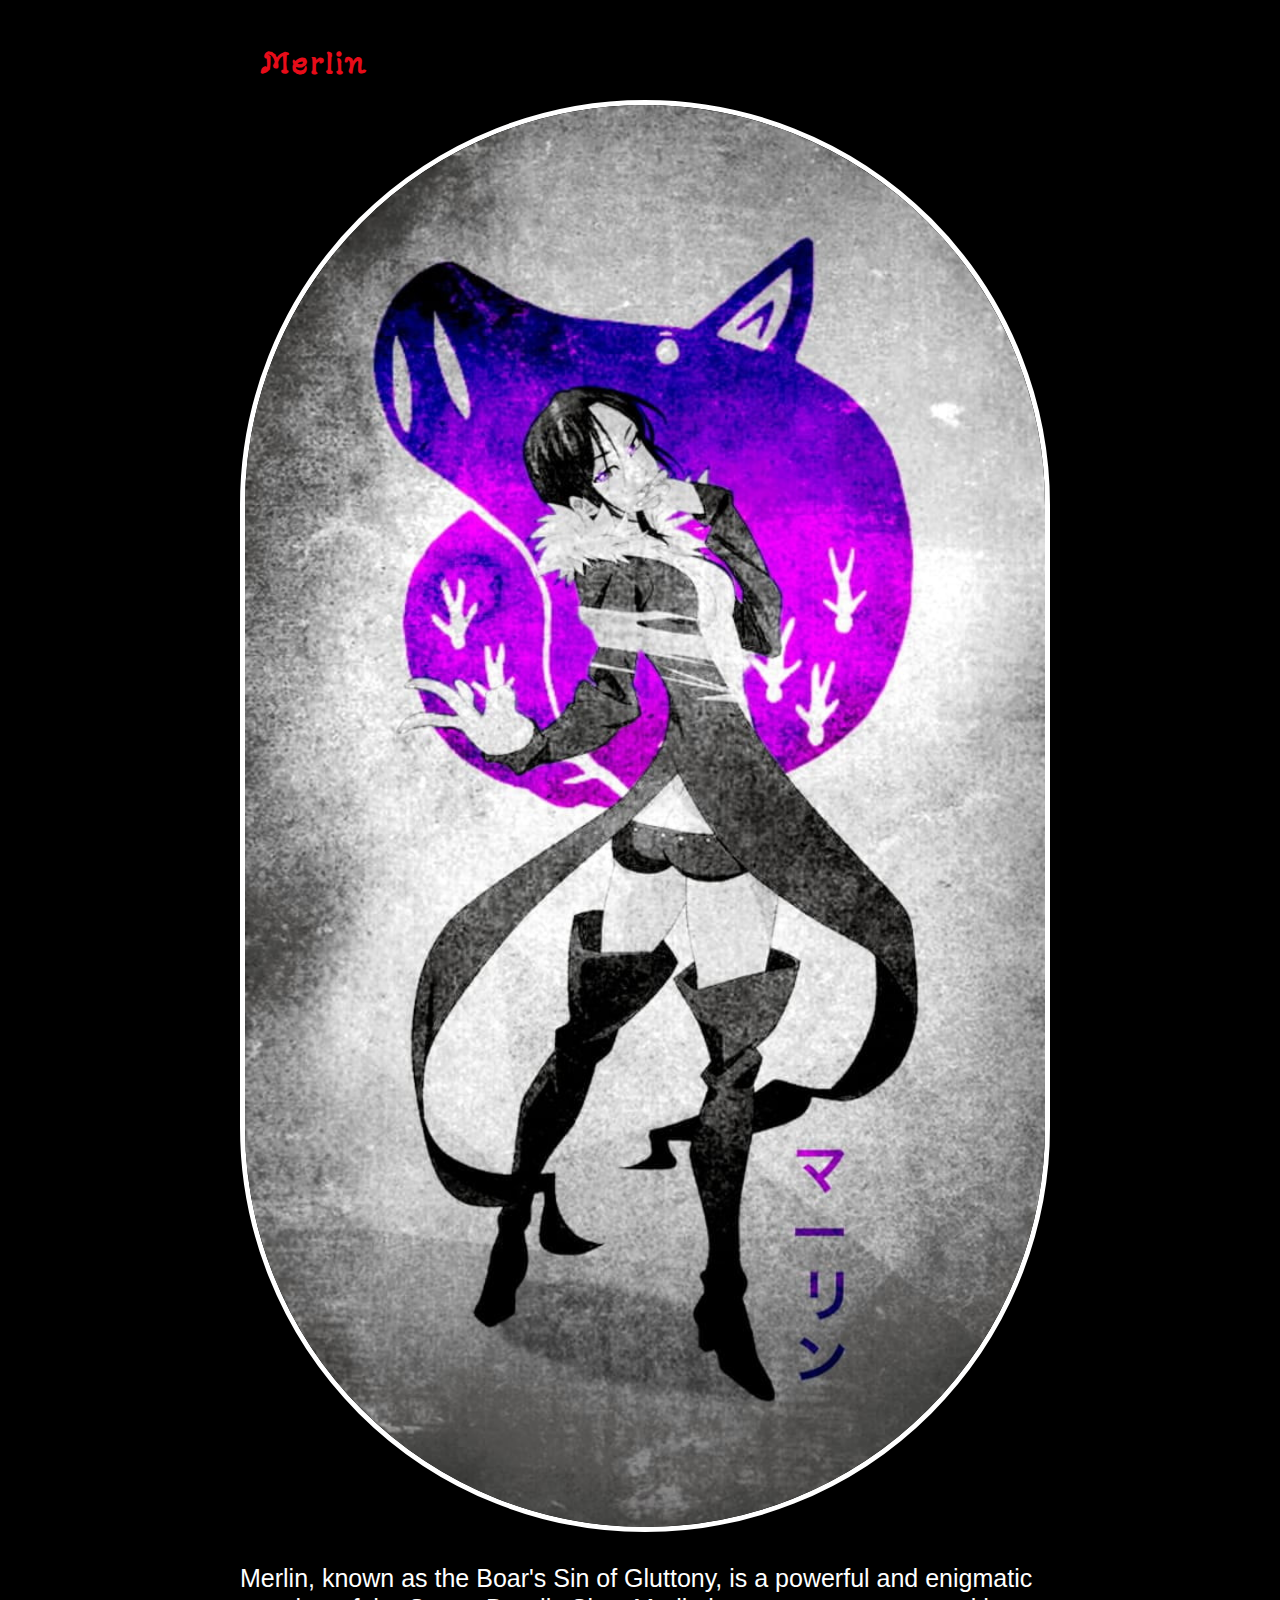
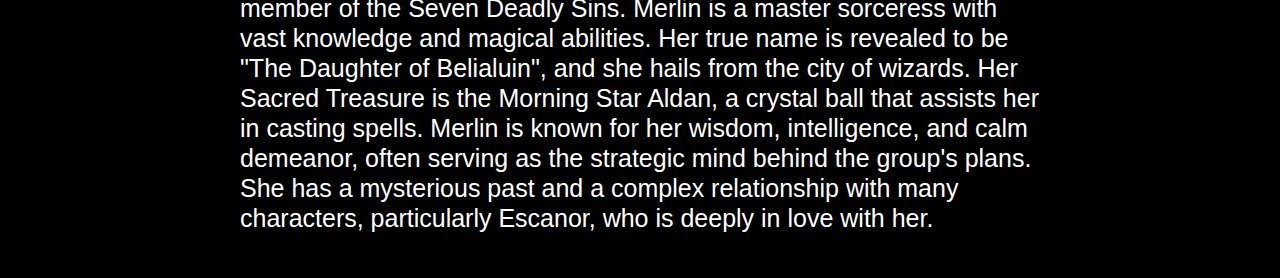
<file: Characters/The Seven Deadly Sins/Merlin.html>
<!DOCTYPE html>
<html lang="en">
<head>
    <meta charset="UTF-8">
    <meta name="viewport" content="width=device-width, initial-scale=1.0">
    <title></title>
    <link rel="preconnect" href="https://fonts.googleapis.com">
    <link rel="preconnect" href="https://fonts.googleapis.com">
    <link rel="preconnect" href="https://fonts.gstatic.com" crossorigin>
    <link href="https://fonts.googleapis.com/css2?family=Caveat:wght@400..700&family=Yuji+Mai&display=swap" rel="stylesheet">
    <link rel="icon" href="C:\Users\devra\Documents\GitHub\Cartoon-Website\img\Meliodas\1.jpg">
    <link rel="stylesheet" href="../../Style/hero.css">
</head>
<body style="background-color: black;">
    <div>
        <main>
            <h2>Merlin</h2>
            <img class="Merlin" src="../img/Merlin/3.jpg" alt="Merlin">
            <p style="color: white;">Merlin, known as the Boar's Sin of Gluttony, is a powerful and enigmatic member 
                of the Seven Deadly Sins. Merlin is a master sorceress with vast knowledge and magical abilities. Her 
                true name is revealed to be "The Daughter of Belialuin", and she hails from the city of wizards. Her 
                Sacred Treasure is the Morning Star Aldan, a crystal ball that assists her in casting spells. Merlin 
                is known for her wisdom, intelligence, and calm demeanor, often serving as the strategic mind behind 
                the group's plans. She has a mysterious past and a complex relationship with many characters, 
                particularly Escanor, who is deeply in love with her.</p>
        </main>
    </div>
    
</body>
</html>
</file>
<file: Style/hero.css>
body{
    margin: 0;
    font-family: Arial, Helvetica, sans-serif;
    font-size: 25px;
    line-height: 30px;
}

@keyframes gradient-animation {
    0% {
        background-position: 0% 50%;
    }
    50% {
        background-position: 100% 50%;
    }
    100% {
        background-position: 0% 50%;
    }
}

header {
    background: linear-gradient(270deg, #0077FF, #A5A5A5);
    background-size: 400% 400%;
    animation: gradient-animation 20s ease infinite;
    text-align: center;
    padding-top: 50px;
    padding-bottom: 50px;
    color: white;
}


/*header{
    background-color: #d14635;
    text-align: center;
    padding-top: 50px;
    padding-bottom: 50px;
}
*/

h1, h2 {
    font-family: "Yuji Mai", serif;
    font-weight: 900;
    font-style: normal;
}

div header h1{
    color: white;
    font-size: 50px;
    
}

header img{
    border-radius: 300px;
    width: 600px;
    height: 600px;
    border: 5px solid white;
}

.Meliodas,.Ban,.Diane,.Elizabeth,.Escanor,.Gowther,.King,.Merlin{
    border-radius: 600px;
    width: 1080;
    height: 720;
    border: 5px solid white;
}


div main{
    max-width: 800px;
    margin: 0 auto;
    padding: 20px;
}

div main img{
    width: 100%;
    max-width: 100%;

}

h2{
    font-size: 30px;
    color: #e70c19;
    padding: 0 20px;
}

a { 
    color: #0077FF; 
    text-decoration: none; 
} 
a:hover { 
    color: black; 
    text-decoration: underline; 
}

footer p{
    margin: 0;
}

footer{
    background: linear-gradient(270deg, #0077FF, #A5A5A5);
    background-size: 400% 400%;
    animation: gradient-animation 20s ease infinite;
    text-align: center;
    padding-top: 50px;
    padding-bottom: 50px;
    color: black;
}

p.caption{
    color: #9999;
    margin: 0;
}
</file>
